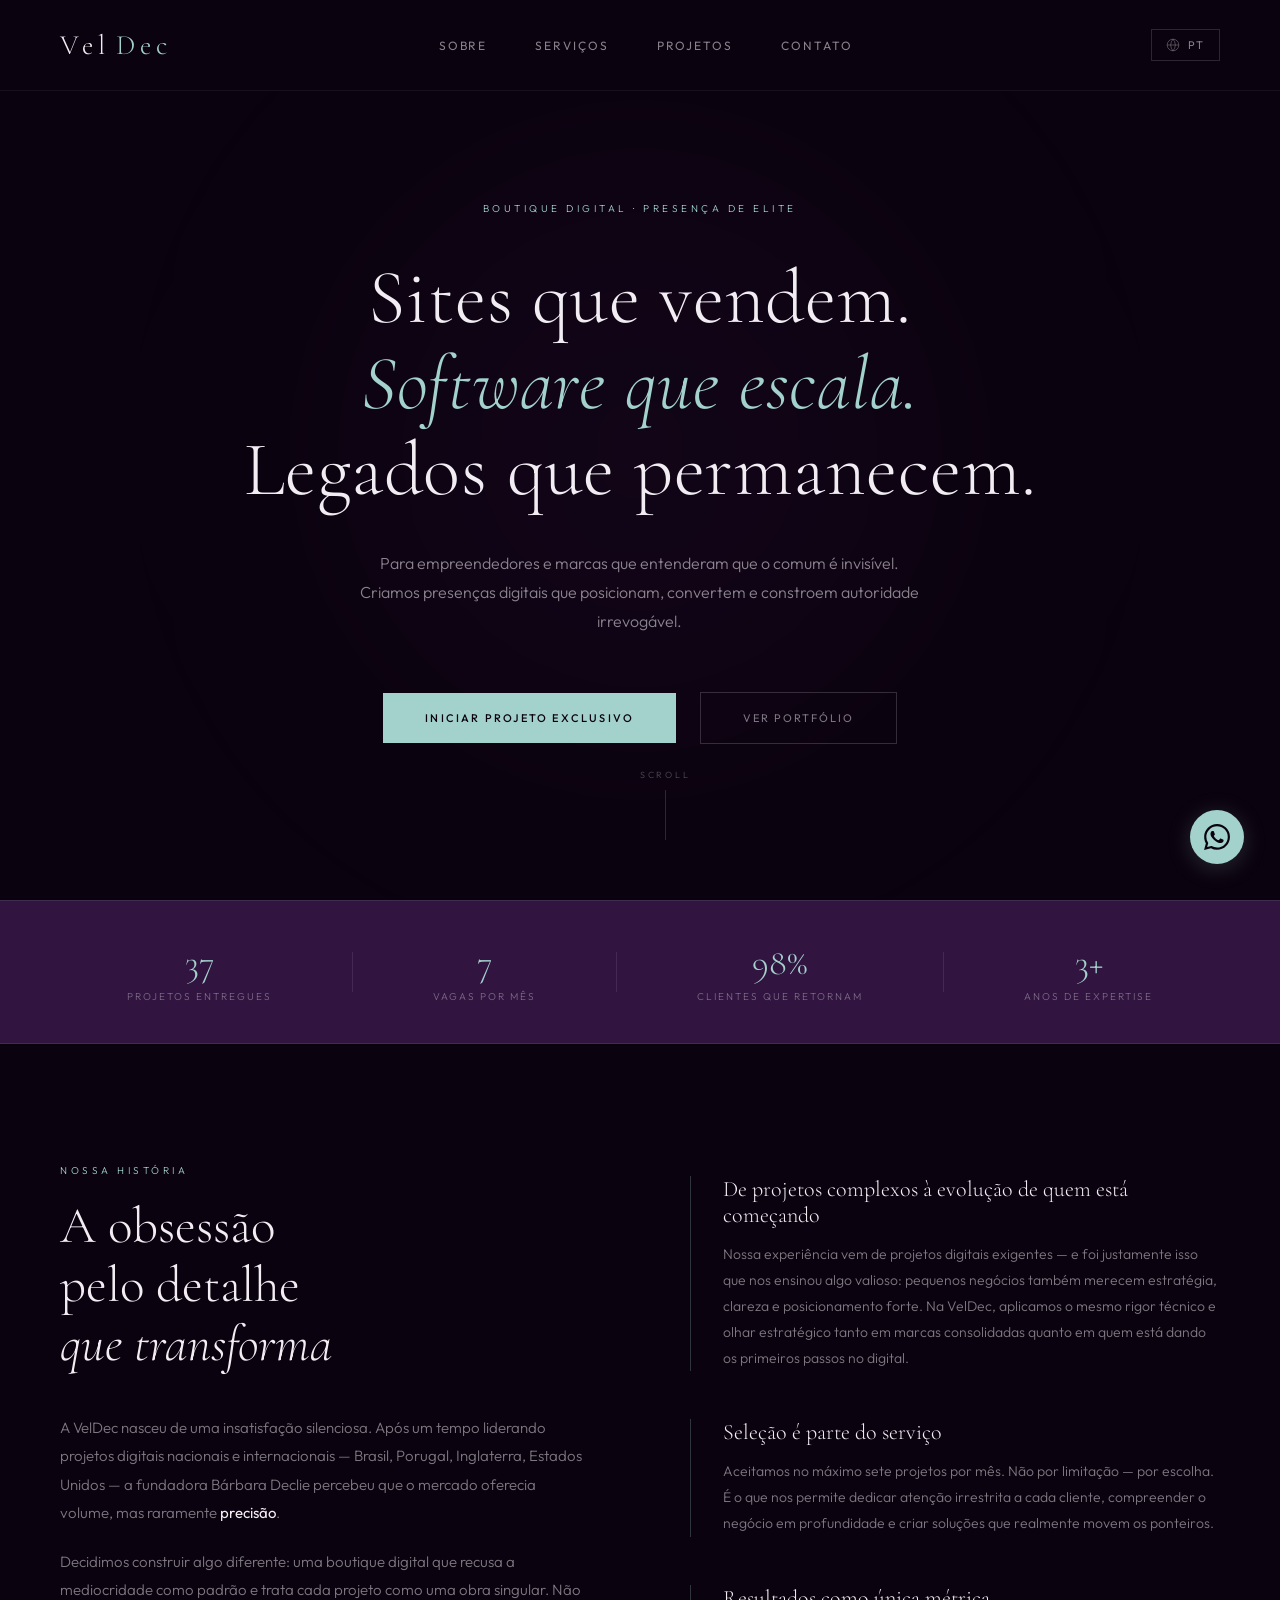
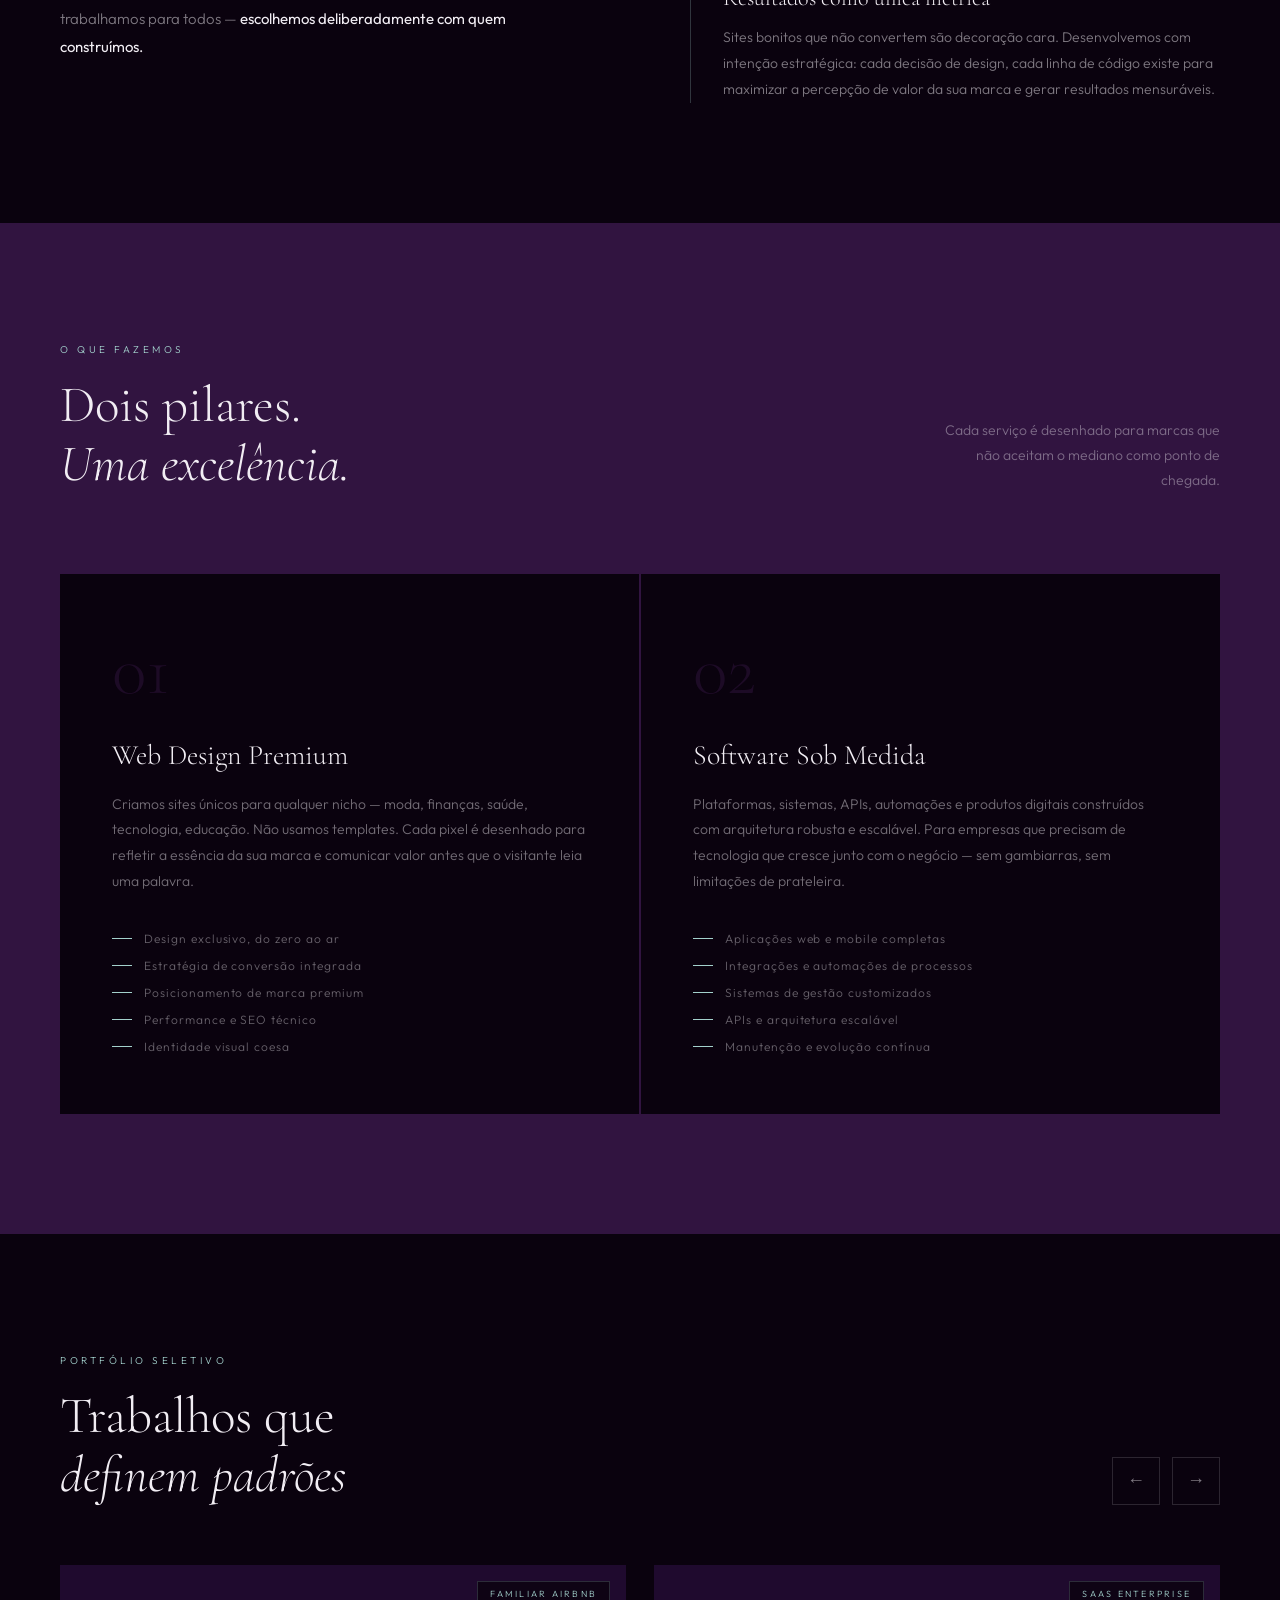
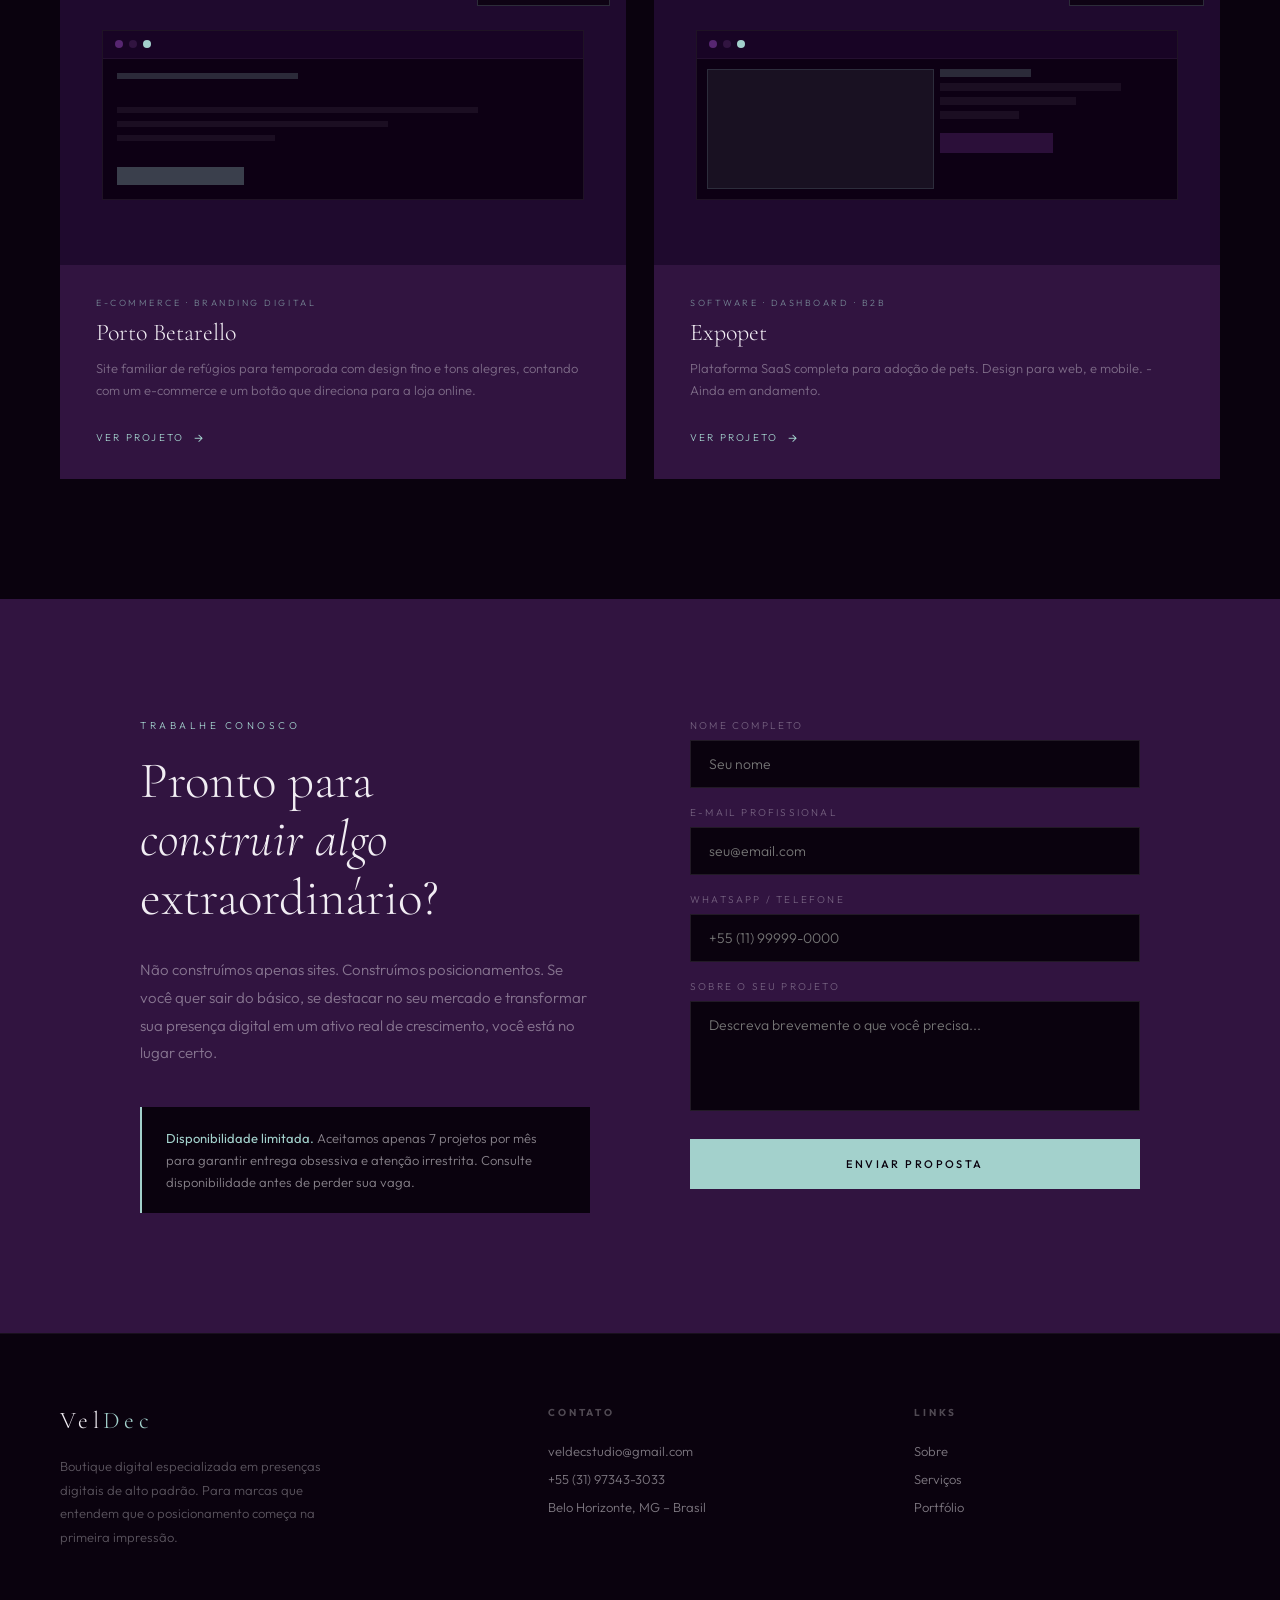
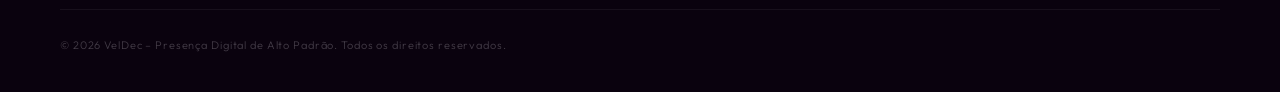
<file: veldec/index.html>
<!DOCTYPE html>
<html lang="pt-BR">
<head>
<meta charset="UTF-8">
<meta name="viewport" content="width=device-width, initial-scale=1.0">
<title>VelDec – Presença Digital de Alto Padrão</title>
<link rel="preconnect" href="https://fonts.googleapis.com">
<link rel="preconnect" href="https://fonts.gstatic.com" crossorigin>
<link href="https://fonts.googleapis.com/css2?family=Cormorant+Garamond:ital,wght@0,300;0,400;0,600;1,300;1,400&family=Outfit:wght@300;400;500;600&display=swap" rel="stylesheet">

<link rel="stylesheet" href="style.css">
<link rel="icon" type="image/png" href="Copy of VD - SquareCard (2).png">
</head>
<body>

<!-- HEADER -->
<header id="header">
  <a href="#" class="logo">Vel<span>Dec</span></a>

  <nav>
    <a href="#sobre" data-i18n="nav.about">Sobre</a>
    <a href="#servicos" data-i18n="nav.services">Serviços</a>
    <a href="#projetos" data-i18n="nav.projects">Projetos</a>
    <a href="#contato" data-i18n="nav.contact">Contato</a>
  </nav>

  <div style="display:flex;align-items:center;gap:16px;">
    <div class="lang-selector">
      <button class="lang-btn" id="langBtn" aria-label="Selecionar idioma">
        <svg width="14" height="14" viewBox="0 0 24 24" fill="none" stroke="currentColor" stroke-width="1.5"><circle cx="12" cy="12" r="10"/><path d="M2 12h20M12 2a15.3 15.3 0 0 1 4 10 15.3 15.3 0 0 1-4 10 15.3 15.3 0 0 1-4-10 15.3 15.3 0 0 1 4-10z"/></svg>
        <span id="langCurrent">PT</span>
      </button>
      <div class="lang-dropdown" id="langDropdown">
        <button onclick="setLang('PT','pt-BR')">Português</button>
        <button onclick="setLang('EN','en')">English</button>
        <button onclick="setLang('ES','es')">Español</button>
      </div>
    </div>

    <button class="hamburger" id="hamburger" aria-label="Menu">
      <span></span><span></span><span></span>
    </button>
  </div>
</header>

<!-- MOBILE NAV -->
<div class="mobile-nav" id="mobileNav">
  <button class="close-nav" id="closeNav">✕</button>
  <a href="#sobre" class="mobile-link" data-i18n="nav.about">Sobre</a>
  <a href="#servicos" class="mobile-link" data-i18n="nav.services">Serviços</a>
  <a href="#projetos" class="mobile-link" data-i18n="nav.projects">Projetos</a>
  <a href="#contato" class="mobile-link" data-i18n="nav.contact">Contato</a>
</div>

<!-- HERO -->
<section class="hero" id="hero">
  <div class="hero-bg-accent"></div>
  <div class="hero-content">
    <span class="hero-eyebrow" data-i18n="hero.eyebrow">Boutique Digital · Presença de Elite</span>
    <h1 data-i18n-html="hero.h1">Sites que vendem.<br><em>Software que escala.</em><br>Legados que permanecem.</h1>
    <p class="hero-sub" data-i18n="hero.sub">Para empreendedores e marcas que entenderam que o comum é invisível. Criamos presenças digitais que posicionam, convertem e constroem autoridade irrevogável.</p>
    <div class="hero-actions">
      <a href="#contato" class="btn-primary" data-i18n="hero.cta1">Iniciar Projeto Exclusivo</a>
      <a href="#projetos" class="btn-ghost" data-i18n="hero.cta2">Ver Portfólio</a>
    </div>
  </div>
  <div class="hero-line">
    <span data-i18n="hero.scroll">Scroll</span>
    <div class="scroll-line"></div>
  </div>
</section>

<!-- STATS -->
<div class="stats-bar reveal">
  <div class="stat-item">
    <span class="stat-number">37</span>
    <span class="stat-label" data-i18n="stats.projects">Projetos entregues</span>
  </div>
  <div class="stat-divider"></div>
  <div class="stat-item">
    <span class="stat-number">7</span>
    <span class="stat-label" data-i18n="stats.slots">Vagas por mês</span>
  </div>
  <div class="stat-divider"></div>
  <div class="stat-item">
    <span class="stat-number">98%</span>
    <span class="stat-label" data-i18n="stats.retention">Clientes que retornam</span>
  </div>
  <div class="stat-divider"></div>
  <div class="stat-item">
    <span class="stat-number">3+</span>
    <span class="stat-label" data-i18n="stats.years">Anos de expertise</span>
  </div>
</div>

<!-- SOBRE -->
<section class="about reveal" id="sobre">
  <div class="about-grid">
    <div class="about-left">
      <span class="section-tag" data-i18n="about.tag">Nossa história</span>
      <h2 class="section-title" data-i18n-html="about.title">A obsessão<br>pelo detalhe<br><em>que transforma</em></h2>
      <p data-i18n-html="about.p1">A VelDec nasceu de uma insatisfação silenciosa. Após um tempo liderando projetos digitais nacionais e internacionais — Brasil, Porugal, Inglaterra, Estados Unidos — a fundadora Bárbara Declie percebeu que o mercado oferecia volume, mas raramente <strong>precisão</strong>.</p>
      <p data-i18n-html="about.p2">Decidimos construir algo diferente: uma boutique digital que recusa a mediocridade como padrão e trata cada projeto como uma obra singular. Não trabalhamos para todos — <strong>escolhemos deliberadamente com quem construímos.</strong></p>
    </div>
    <div class="about-right">
      <div class="about-block reveal">
        <h3 data-i18n="about.block1.title">De projetos complexos à evolução de quem está começando</h3>
        <p data-i18n="about.block1.text">Nossa experiência vem de projetos digitais exigentes — e foi justamente isso que nos ensinou algo valioso: pequenos negócios também merecem estratégia, clareza e posicionamento forte. Na VelDec, aplicamos o mesmo rigor técnico e olhar estratégico tanto em marcas consolidadas quanto em quem está dando os primeiros passos no digital.</p>
      </div>
      <div class="about-block reveal">
        <h3 data-i18n="about.block2.title">Seleção é parte do serviço</h3>
        <p data-i18n="about.block2.text">Aceitamos no máximo sete projetos por mês. Não por limitação — por escolha. É o que nos permite dedicar atenção irrestrita a cada cliente, compreender o negócio em profundidade e criar soluções que realmente movem os ponteiros.</p>
      </div>
      <div class="about-block reveal">
        <h3 data-i18n="about.block3.title">Resultados como única métrica</h3>
        <p data-i18n="about.block3.text">Sites bonitos que não convertem são decoração cara. Desenvolvemos com intenção estratégica: cada decisão de design, cada linha de código existe para maximizar a percepção de valor da sua marca e gerar resultados mensuráveis.</p>
      </div>
    </div>
  </div>
</section>

<!-- SERVICES -->
<section class="services reveal" id="servicos">
  <div class="services-inner">
    <div class="services-header">
      <div>
        <span class="section-tag" data-i18n="services.tag">O que fazemos</span>
        <h2 class="section-title" data-i18n-html="services.title">Dois pilares.<br><em>Uma excelência.</em></h2>
      </div>
      <p data-i18n="services.subtitle">Cada serviço é desenhado para marcas que não aceitam o mediano como ponto de chegada.</p>
    </div>
    <div class="services-grid">
      <div class="service-card reveal">
        <span class="service-number">01</span>
        <h3 data-i18n="services.s1.title">Web Design Premium</h3>
        <p data-i18n="services.s1.text">Criamos sites únicos para qualquer nicho — moda, finanças, saúde, tecnologia, educação. Não usamos templates. Cada pixel é desenhado para refletir a essência da sua marca e comunicar valor antes que o visitante leia uma palavra.</p>
        <ul class="service-features">
          <li data-i18n="services.s1.f1">Design exclusivo, do zero ao ar</li>
          <li data-i18n="services.s1.f2">Estratégia de conversão integrada</li>
          <li data-i18n="services.s1.f3">Posicionamento de marca premium</li>
          <li data-i18n="services.s1.f4">Performance e SEO técnico</li>
          <li data-i18n="services.s1.f5">Identidade visual coesa</li>
        </ul>
      </div>
      <div class="service-card reveal">
        <span class="service-number">02</span>
        <h3 data-i18n="services.s2.title">Software Sob Medida</h3>
        <p data-i18n="services.s2.text">Plataformas, sistemas, APIs, automações e produtos digitais construídos com arquitetura robusta e escalável. Para empresas que precisam de tecnologia que cresce junto com o negócio — sem gambiarras, sem limitações de prateleira.</p>
        <ul class="service-features">
          <li data-i18n="services.s2.f1">Aplicações web e mobile completas</li>
          <li data-i18n="services.s2.f2">Integrações e automações de processos</li>
          <li data-i18n="services.s2.f3">Sistemas de gestão customizados</li>
          <li data-i18n="services.s2.f4">APIs e arquitetura escalável</li>
          <li data-i18n="services.s2.f5">Manutenção e evolução contínua</li>
        </ul>
      </div>
    </div>
  </div>
</section>

<!-- PORTFOLIO -->
<section class="portfolio" id="projetos">
  <div class="portfolio-inner">
    <div class="portfolio-header reveal">
      <div>
        <span class="section-tag" data-i18n="portfolio.tag">Portfólio seletivo</span>
        <h2 class="section-title" data-i18n-html="portfolio.title">Trabalhos que<br><em>definem padrões</em></h2>
      </div>
      <div class="carousel-nav">
        <button class="carousel-btn" id="prevBtn" aria-label="Anterior">&#8592;</button>
        <button class="carousel-btn" id="nextBtn" aria-label="Próximo">&#8594;</button>
      </div>
    </div>

    <div class="carousel-track-wrap">
      <div class="carousel-track" id="carouselTrack">

        <!-- Card 1 -->
        <div class="project-card">
          <div class="project-img">
            <div class="project-img-inner">
              <div class="browser-mock">
                <div class="browser-bar">
                  <div class="browser-dot" style="background:#572671;"></div>
                  <div class="browser-dot" style="background:#311440;"></div>
                  <div class="browser-dot" style="background:#A3D1CC;"></div>
                </div>
                <div class="browser-content">
                  <div class="bc-line teal"></div>
                  <div style="height:16px;"></div>
                  <div class="bc-line wide"></div>
                  <div class="bc-line mid"></div>
                  <div class="bc-line short"></div>
                  <div style="height:12px;"></div>
                  <div class="bc-line" style="width:28%;background:rgba(163,209,204,0.3);height:24px;"></div>
                </div>
              </div>
            </div>
            <span class="project-label" data-i18n="portfolio.p1.label">Familiar Airbnb</span>
          </div>
          <div class="project-info">
            <span class="project-tag" data-i18n="portfolio.p1.tag">E-commerce · Branding Digital</span>
            <h3>Porto Betarello</h3>
            <p data-i18n="portfolio.p1.text">Site familiar de refúgios para temporada com design fino e tons alegres, contando com um e-commerce e um botão que direciona para a loja online.</p>
            <a href="https://www.portobetarello.com/" class="project-link" target="_blank" data-i18n="portfolio.viewBtn">Ver Projeto</a>
          </div>
        </div>

        <!-- Card 2 -->
        <div class="project-card">
          <div class="project-img">
            <div class="project-img-inner">
              <div class="browser-mock">
                <div class="browser-bar">
                  <div class="browser-dot" style="background:#572671;"></div>
                  <div class="browser-dot" style="background:#311440;"></div>
                  <div class="browser-dot" style="background:#A3D1CC;"></div>
                </div>
                <div class="browser-content" style="display:grid;grid-template-columns:1fr 1fr;gap:6px;padding:10px;">
                  <div style="background:rgba(163,209,204,0.08);border:1px solid rgba(163,209,204,0.15);height:100%;"></div>
                  <div style="display:flex;flex-direction:column;gap:6px;">
                    <div class="bc-line teal"></div>
                    <div class="bc-line wide"></div>
                    <div class="bc-line mid"></div>
                    <div class="bc-line short"></div>
                    <div class="bc-line" style="width:50%;background:rgba(87,38,113,0.4);height:20px;margin-top:8px;"></div>
                  </div>
                </div>
              </div>
            </div>
            <span class="project-label" data-i18n="portfolio.p2.label">SaaS Enterprise</span>
          </div>
          <div class="project-info">
            <span class="project-tag" data-i18n="portfolio.p2.tag">Software · Dashboard · B2B</span>
            <h3>Expopet</h3>
            <p data-i18n="portfolio.p2.text">Plataforma SaaS completa para adoção de pets. Design para web, e mobile. - Ainda em andamento.</p>
            <a href="https://expopet-proj-uwlg.vercel.app/index.html" class="project-link" target="_blank" data-i18n="portfolio.viewBtn">Ver Projeto</a>
          </div>
        </div>

        <!-- Card 3 -->
        <div class="project-card">
          <div class="project-img">
            <div class="project-img-inner">
              <div class="browser-mock">
                <div class="browser-bar">
                  <div class="browser-dot" style="background:#572671;"></div>
                  <div class="browser-dot" style="background:#311440;"></div>
                  <div class="browser-dot" style="background:#A3D1CC;"></div>
                </div>
                <div class="browser-content">
                  <div style="height:32px;background:rgba(87,38,113,0.2);margin-bottom:12px;display:flex;align-items:center;padding:0 10px;">
                    <div style="width:60%;height:8px;background:rgba(241,237,243,0.1);"></div>
                  </div>
                  <div class="bc-line wide"></div>
                  <div class="bc-line mid"></div>
                  <div class="bc-line short"></div>
                  <div style="display:flex;gap:6px;margin-top:10px;">
                    <div style="flex:1;height:36px;background:rgba(163,209,204,0.15);"></div>
                    <div style="flex:1;height:36px;background:rgba(163,209,204,0.05);"></div>
                  </div>
                </div>
              </div>
            </div>
            <span class="project-label" data-i18n="portfolio.p3.label">SaaS Gateway</span>
          </div>
          <div class="project-info">
            <span class="project-tag" data-i18n="portfolio.p3.tag">Web Design · Software</span>
            <h3>CryptoGate</h3>
            <p data-i18n="portfolio.p3.text">Identidade digital, site e software para gateway de pagamentos e conversor de moedas para cripto. - Ainda em andamento.</p>
            <a href="https://global-coin-bridge.vercel.app/" class="project-link" target="_blank" data-i18n="portfolio.viewBtn">Ver Projeto</a>
          </div>
        </div>

        <!-- Card 4 -->
        <div class="project-card">
          <div class="project-img">
            <div class="project-img-inner">
              <div class="browser-mock">
                <div class="browser-bar">
                  <div class="browser-dot" style="background:#572671;"></div>
                  <div class="browser-dot" style="background:#311440;"></div>
                  <div class="browser-dot" style="background:#A3D1CC;"></div>
                </div>
                <div class="browser-content" style="display:flex;flex-direction:column;gap:6px;">
                  <div style="display:flex;gap:6px;">
                    <div style="width:30%;background:rgba(163,209,204,0.12);height:50px;"></div>
                    <div style="width:30%;background:rgba(163,209,204,0.07);height:50px;"></div>
                    <div style="width:30%;background:rgba(163,209,204,0.12);height:50px;"></div>
                  </div>
                  <div class="bc-line wide" style="margin-top:8px;"></div>
                  <div class="bc-line mid"></div>
                  <div class="bc-line" style="width:28%;background:rgba(163,209,204,0.3);height:22px;margin-top:4px;"></div>
                </div>
              </div>
            </div>
            <span class="project-label" data-i18n="portfolio.p4.label">Advocacia</span>
          </div>
          <div class="project-info">
            <span class="project-tag" data-i18n="portfolio.p4.tag">Web design · Branding Digital</span>
            <h3>Acessoria Pulicarpo</h3>
            <p data-i18n="portfolio.p4.text">Identidade visual, web design e site de apresentação de trabalho com banco de dados de clientes.</p>
            <a href="https://assessoriapulicarpo.com/" class="project-link" target="_blank" data-i18n="portfolio.viewBtn">Ver Projeto</a>
          </div>
        </div>

      </div>
    </div>
  </div>
</section>

<!-- CONTACT -->
<section class="contact reveal" id="contato">
  <div class="contact-inner">
    <div class="contact-left">
      <span class="section-tag" data-i18n="contact.tag">Trabalhe conosco</span>
      <h2 class="section-title" data-i18n-html="contact.title">Pronto para<br><em>construir algo</em><br>extraordinário?</h2>
      <p class="lead" data-i18n="contact.lead">Não construímos apenas sites. Construímos posicionamentos. Se você quer sair do básico, se destacar no seu mercado e transformar sua presença digital em um ativo real de crescimento, você está no lugar certo.</p>
      <div class="urgency-note">
        <strong data-i18n="contact.urgency.strong">Disponibilidade limitada.</strong> <span data-i18n="contact.urgency.text">Aceitamos apenas 7 projetos por mês para garantir entrega obsessiva e atenção irrestrita. Consulte disponibilidade antes de perder sua vaga.</span>
      </div>
    </div>
    <div class="contact-right">
      <form class="contact-form" action="https://formspree.io/f/maqddkjo" method="POST">
        <input type="hidden" name="_next" value="https://veldec.site/thanks.html">
        <div class="form-group">
          <label for="name" data-i18n="contact.form.name">Nome completo</label>
          <input type="text" id="name" name="name" data-i18n-placeholder="contact.form.namePh" placeholder="Seu nome" required>
        </div>
        <div class="form-group">
          <label for="email" data-i18n="contact.form.email">E-mail profissional</label>
          <input type="email" id="email" name="email" data-i18n-placeholder="contact.form.emailPh" placeholder="seu@email.com" required>
        </div>
        <div class="form-group">
          <label for="phone" data-i18n="contact.form.phone">WhatsApp / Telefone</label>
          <input type="tel" id="phone" name="phone" placeholder="+55 (11) 99999-0000">
        </div>
        <div class="form-group">
          <label for="message" data-i18n="contact.form.message">Sobre o seu projeto</label>
          <textarea id="message" name="message" data-i18n-placeholder="contact.form.messagePh" placeholder="Descreva brevemente o que você precisa..." required></textarea>
        </div>
        <button type="submit" class="form-submit" data-i18n="contact.form.submit">Enviar Proposta</button>
      </form>
    </div>
  </div>
</section>

<!-- FOOTER -->
<footer>
  <div class="footer-grid">
    <div class="footer-brand">
      <a href="#" class="logo">Vel<span>Dec</span></a>
      <p data-i18n="footer.brand">Boutique digital especializada em presenças digitais de alto padrão. Para marcas que entendem que o posicionamento começa na primeira impressão.</p>
    </div>
    <div class="footer-col">
      <h4 data-i18n="footer.contactTitle">Contato</h4>
      <ul>
        <li>veldecstudio@gmail.com</li>
        <li>+55 (31) 97343-3033</li>
        <li data-i18n="footer.location">Belo Horizonte, MG – Brasil</li>
      </ul>
    </div>
    <div class="footer-col">
      <h4 data-i18n="footer.linksTitle">Links</h4>
      <ul>
        <li><a href="#sobre" data-i18n="nav.about">Sobre</a></li>
        <li><a href="#servicos" data-i18n="nav.services">Serviços</a></li>
        <li><a href="#projetos" data-i18n="nav.projects">Portfólio</a></li>
      </ul>
    </div>
  </div>
  <div class="footer-bottom">
    <p data-i18n="footer.copy">© 2026 VelDec – Presença Digital de Alto Padrão. Todos os direitos reservados.</p>
  </div>
</footer>

<!-- WHATSAPP FLOAT -->
<a href="https://wa.me/+5531973433033?text=Ol%C3%A1%2C%20VelDec!" target="_blank" class="whatsapp-float" aria-label="WhatsApp">
  <svg width="26" height="26" viewBox="0 0 24 24" fill="#0A020E">
    <path d="M17.472 14.382c-.297-.149-1.758-.867-2.03-.967-.273-.099-.471-.148-.67.15-.197.297-.767.966-.94 1.164-.173.199-.347.223-.644.075-.297-.15-1.255-.463-2.39-1.475-.883-.788-1.48-1.761-1.653-2.059-.173-.297-.018-.458.13-.606.134-.133.298-.347.446-.52.149-.174.198-.298.298-.497.099-.198.05-.371-.025-.52-.075-.149-.669-1.612-.916-2.207-.242-.579-.487-.5-.669-.51-.173-.008-.371-.01-.57-.01-.198 0-.52.074-.792.372-.272.297-1.04 1.016-1.04 2.479 0 1.462 1.065 2.875 1.213 3.074.149.198 2.096 3.2 5.077 4.487.709.306 1.262.489 1.694.625.712.227 1.36.195 1.871.118.571-.085 1.758-.719 2.006-1.413.248-.694.248-1.289.173-1.413-.074-.124-.272-.198-.57-.347m-5.421 7.403h-.004a9.87 9.87 0 01-5.031-1.378l-.361-.214-3.741.982.998-3.648-.235-.374a9.86 9.86 0 01-1.51-5.26c.001-5.45 4.436-9.884 9.888-9.884 2.64 0 5.122 1.03 6.988 2.898a9.825 9.825 0 012.893 6.994c-.003 5.45-4.437 9.884-9.885 9.884m8.413-18.297A11.815 11.815 0 0012.05 0C5.495 0 .16 5.335.157 11.892c0 2.096.547 4.142 1.588 5.945L.057 24l6.305-1.654a11.882 11.882 0 005.683 1.448h.005c6.554 0 11.89-5.335 11.893-11.893a11.821 11.821 0 00-3.48-8.413z"/>
  </svg>
</a>

<script src="script.js"></script>
</body>
</html>
</file>
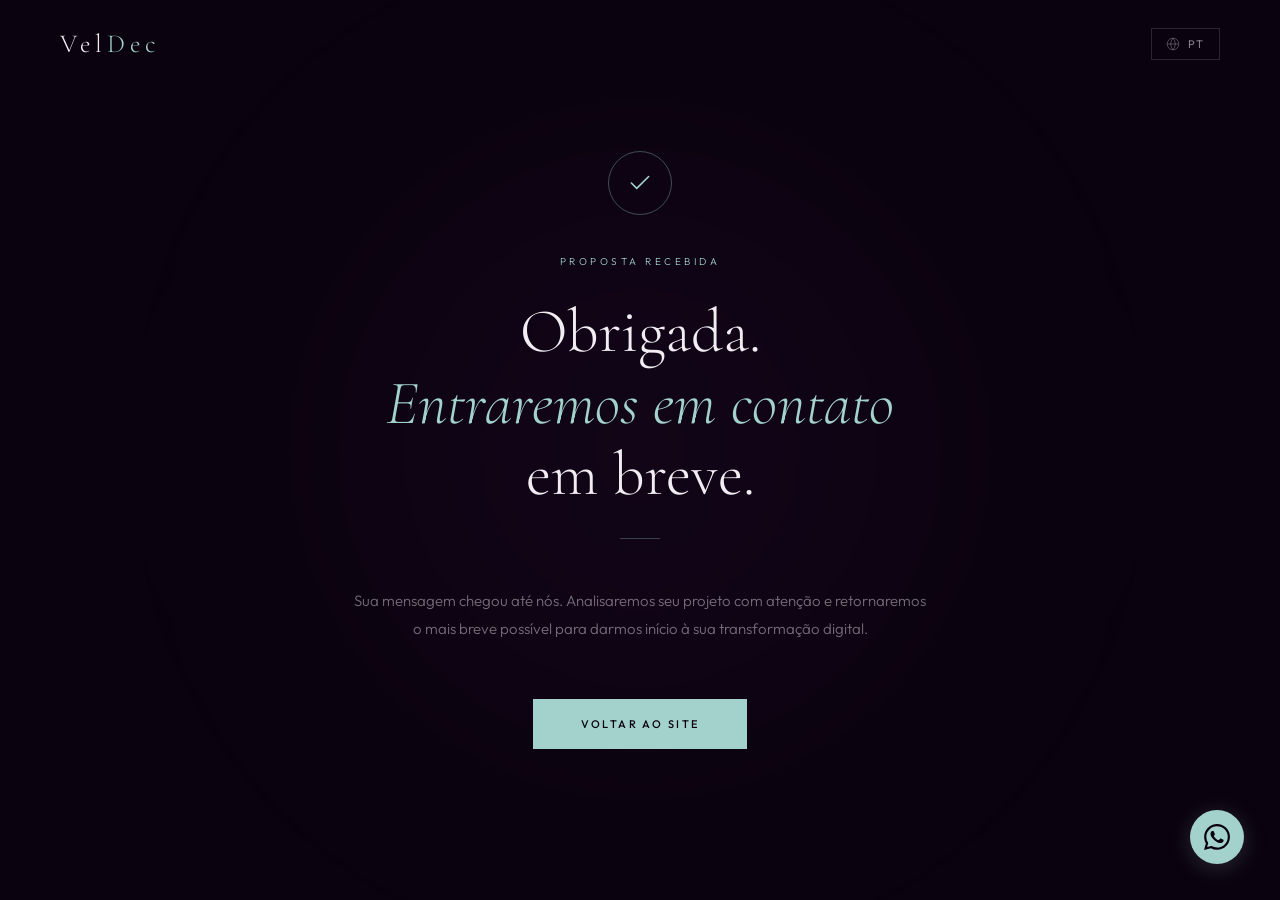
<file: veldec/thanks.html>
<!DOCTYPE html>
<html lang="pt-BR">
<head>
<meta charset="UTF-8">
<meta name="viewport" content="width=device-width, initial-scale=1.0">
<title>VelDec – Mensagem Enviada</title>
<link rel="preconnect" href="https://fonts.googleapis.com">
<link rel="preconnect" href="https://fonts.gstatic.com" crossorigin>
<link href="https://fonts.googleapis.com/css2?family=Cormorant+Garamond:ital,wght@0,300;0,400;0,600;1,300;1,400&family=Outfit:wght@300;400;500;600&display=swap" rel="stylesheet">
<link rel="stylesheet" href="style.css">

<style>
  .thankyou-page {
    min-height: 100vh;
    display: flex;
    flex-direction: column;
    align-items: center;
    justify-content: center;
    padding: 60px 30px;
    position: relative;
    overflow: hidden;
    background: var(--bg-primary);
  }

  .thankyou-bg {
    position: absolute;
    top: 50%;
    left: 50%;
    transform: translate(-50%, -50%);
    width: 600px;
    height: 600px;
    background: var(--bg-secondary);
    border-radius: 50%;
    opacity: 0.18;
    filter: blur(120px);
    pointer-events: none;
  }

  .thankyou-content {
    position: relative;
    z-index: 1;
    text-align: center;
    max-width: 580px;
  }

  .thankyou-icon {
    width: 64px;
    height: 64px;
    border: 1px solid rgba(163,209,204,0.35);
    border-radius: 50%;
    display: flex;
    align-items: center;
    justify-content: center;
    margin: 0 auto 40px;
    animation: fadeUp 0.8s 0.1s both;
  }

  .thankyou-icon svg {
    width: 26px;
    height: 26px;
    stroke: var(--accent-teal);
  }

  .thankyou-eyebrow {
    font-size: 10px;
    letter-spacing: 0.35em;
    text-transform: uppercase;
    color: var(--accent-teal);
    display: block;
    margin-bottom: 28px;
    animation: fadeUp 0.8s 0.2s both;
  }

  .thankyou-title {
    font-family: var(--font-serif);
    font-size: clamp(36px, 5vw, 62px);
    font-weight: 300;
    line-height: 1.15;
    color: var(--text-light);
    margin-bottom: 28px;
    animation: fadeUp 0.8s 0.35s both;
  }

  .thankyou-title em {
    font-style: italic;
    color: var(--accent-teal);
  }

  .thankyou-sub {
    font-size: 15px;
    font-weight: 300;
    line-height: 1.85;
    color: rgba(241,237,243,0.45);
    margin-bottom: 56px;
    animation: fadeUp 0.8s 0.5s both;
  }

  .thankyou-divider {
    width: 40px;
    height: 1px;
    background: rgba(163,209,204,0.3);
    margin: 0 auto 48px;
    animation: fadeUp 0.8s 0.55s both;
  }

  .btn-back {
    background: var(--accent-teal);
    color: var(--bg-primary);
    border: none;
    font-family: var(--font-sans);
    font-size: 11px;
    font-weight: 500;
    letter-spacing: 0.22em;
    text-transform: uppercase;
    padding: 18px 48px;
    cursor: pointer;
    text-decoration: none;
    display: inline-block;
    transition: opacity 0.3s;
    animation: fadeUp 0.8s 0.65s both;
  }

  .btn-back:hover { opacity: 0.82; }

  /* LANG SELECTOR (standalone, top right) */
  .page-lang {
    position: fixed;
    top: 28px;
    right: 60px;
    z-index: 100;
  }

  /* LOGO top left */
  .page-logo {
    position: fixed;
    top: 28px;
    left: 60px;
    z-index: 100;
    font-family: var(--font-serif);
    font-size: 26px;
    font-weight: 300;
    letter-spacing: 0.18em;
    color: var(--text-light);
    text-decoration: none;
  }

  .page-logo span { color: var(--accent-teal); }

  @media (max-width: 600px) {
    .page-logo { left: 30px; top: 22px; }
    .page-lang { right: 30px; top: 22px; }
  }
</style>
</head>
<body>

<!-- LOGO -->
<a href="index.html" class="page-logo">Vel<span>Dec</span></a>

<!-- LANG -->
<div class="page-lang">
  <div class="lang-selector">
    <button class="lang-btn" id="langBtn" aria-label="Selecionar idioma">
      <svg width="14" height="14" viewBox="0 0 24 24" fill="none" stroke="currentColor" stroke-width="1.5"><circle cx="12" cy="12" r="10"/><path d="M2 12h20M12 2a15.3 15.3 0 0 1 4 10 15.3 15.3 0 0 1-4 10 15.3 15.3 0 0 1-4-10 15.3 15.3 0 0 1 4-10z"/></svg>
      <span id="langCurrent">PT</span>
    </button>
    <div class="lang-dropdown" id="langDropdown">
      <button onclick="setLang('PT','pt-BR')">Português</button>
      <button onclick="setLang('EN','en')">English</button>
      <button onclick="setLang('ES','es')">Español</button>
    </div>
  </div>
</div>

<!-- THANK YOU PAGE -->
<div class="thankyou-page">
  <div class="thankyou-bg"></div>

  <div class="thankyou-content">

    <div class="thankyou-icon">
      <svg viewBox="0 0 24 24" fill="none" stroke-width="1.5" stroke-linecap="round" stroke-linejoin="round">
        <polyline points="20 6 9 17 4 12"/>
      </svg>
    </div>

    <span class="thankyou-eyebrow" data-i18n="ty.eyebrow">Proposta recebida</span>

    <h1 class="thankyou-title" data-i18n-html="ty.title">Obrigada.<br><em>Entraremos em contato</em><br>em breve.</h1>

    <div class="thankyou-divider"></div>

    <p class="thankyou-sub" data-i18n="ty.sub">Sua mensagem chegou até nós. Analisaremos seu projeto com atenção e retornaremos o mais breve possível para darmos início à sua transformação digital.</p>

    <a href="index.html" class="btn-back" data-i18n="ty.btn">Voltar ao site</a>

  </div>
</div>

<!-- WHATSAPP FLOAT -->
<a href="https://wa.me/+5531973433033?text=Ol%C3%A1%2C%20VelDec!" target="_blank" class="whatsapp-float" aria-label="WhatsApp">
  <svg width="26" height="26" viewBox="0 0 24 24" fill="#0A020E">
    <path d="M17.472 14.382c-.297-.149-1.758-.867-2.03-.967-.273-.099-.471-.148-.67.15-.197.297-.767.966-.94 1.164-.173.199-.347.223-.644.075-.297-.15-1.255-.463-2.39-1.475-.883-.788-1.48-1.761-1.653-2.059-.173-.297-.018-.458.13-.606.134-.133.298-.347.446-.52.149-.174.198-.298.298-.497.099-.198.05-.371-.025-.52-.075-.149-.669-1.612-.916-2.207-.242-.579-.487-.5-.669-.51-.173-.008-.371-.01-.57-.01-.198 0-.52.074-.792.372-.272.297-1.04 1.016-1.04 2.479 0 1.462 1.065 2.875 1.213 3.074.149.198 2.096 3.2 5.077 4.487.709.306 1.262.489 1.694.625.712.227 1.36.195 1.871.118.571-.085 1.758-.719 2.006-1.413.248-.694.248-1.289.173-1.413-.074-.124-.272-.198-.57-.347m-5.421 7.403h-.004a9.87 9.87 0 01-5.031-1.378l-.361-.214-3.741.982.998-3.648-.235-.374a9.86 9.86 0 01-1.51-5.26c.001-5.45 4.436-9.884 9.888-9.884 2.64 0 5.122 1.03 6.988 2.898a9.825 9.825 0 012.893 6.994c-.003 5.45-4.437 9.884-9.885 9.884m8.413-18.297A11.815 11.815 0 0012.05 0C5.495 0 .16 5.335.157 11.892c0 2.096.547 4.142 1.588 5.945L.057 24l6.305-1.654a11.882 11.882 0 005.683 1.448h.005c6.554 0 11.89-5.335 11.893-11.893a11.821 11.821 0 00-3.48-8.413z"/>
  </svg>
</a>

<script>
const translations = {
  'pt-BR': {
    'ty.eyebrow': 'Proposta recebida',
    'ty.title': 'Obrigada.<br><em>Entraremos em contato</em><br>em breve.',
    'ty.sub': 'Sua mensagem chegou até nós. Analisaremos seu projeto com atenção e retornaremos o mais breve possível para darmos início à sua transformação digital.',
    'ty.btn': 'Voltar ao site',
  },
  'en': {
    'ty.eyebrow': 'Proposal received',
    'ty.title': 'Thank you.<br><em>We\'ll be in touch</em><br>shortly.',
    'ty.sub': 'Your message has reached us. We\'ll carefully review your project and get back to you as soon as possible to begin your digital transformation.',
    'ty.btn': 'Back to website',
  },
  'es': {
    'ty.eyebrow': 'Propuesta recibida',
    'ty.title': 'Gracias.<br><em>Nos pondremos en contacto</em><br>pronto.',
    'ty.sub': 'Tu mensaje llegó a nosotros. Analizaremos tu proyecto con atención y te responderemos a la brevedad posible para comenzar tu transformación digital.',
    'ty.btn': 'Volver al sitio',
  }
};

function applyTranslations(locale) {
  const t = translations[locale] || translations['pt-BR'];
  document.querySelectorAll('[data-i18n]').forEach(el => {
    const key = el.getAttribute('data-i18n');
    if (t[key] !== undefined) el.textContent = t[key];
  });
  document.querySelectorAll('[data-i18n-html]').forEach(el => {
    const key = el.getAttribute('data-i18n-html');
    if (t[key] !== undefined) el.innerHTML = t[key];
  });
}

const langBtn = document.getElementById('langBtn');
const langDropdown = document.getElementById('langDropdown');
const langCurrent = document.getElementById('langCurrent');

langBtn.addEventListener('click', (e) => {
  e.stopPropagation();
  langDropdown.classList.toggle('open');
});

document.addEventListener('click', () => langDropdown.classList.remove('open'));

window.setLang = function(code, locale) {
  langCurrent.textContent = code;
  document.documentElement.lang = locale;
  langDropdown.classList.remove('open');
  applyTranslations(locale);
};

// AUT

const saved = JSON.parse(localStorage.getItem('veldec-lang') || 'null');
if (saved) {
  document.getElementById('langCurrent').textContent = saved.code;
  document.documentElement.lang = saved.locale;
  applyTranslations(saved.locale);
}
</script>
</body>
</html>
</file>
<file: veldec/style.css>
:root {
    --bg-primary: #0A020E;
    --bg-secondary: #311440;
    --accent-purple: #572671;
    --text-light: #F1EDF3;
    --accent-teal: #A3D1CC;
    --font-serif: 'Cormorant Garamond', Georgia, serif;
    --font-sans: 'Outfit', sans-serif;
  }

  *, *::before, *::after { margin: 0; padding: 0; box-sizing: border-box; }

  html { scroll-behavior: smooth; }

  body {
    background: var(--bg-primary);
    color: var(--text-light);
    font-family: var(--font-sans);
    font-weight: 300;
    overflow-x: hidden;
    cursor: default;
  }

  /* SCROLLBAR */
  ::-webkit-scrollbar { width: 4px; }
  ::-webkit-scrollbar-track { background: var(--bg-primary); }
  ::-webkit-scrollbar-thumb { background: var(--accent-purple); }

  /* ── HEADER ── */
  header {
    position: fixed;
    top: 0; left: 0; right: 0;
    z-index: 100;
    display: flex;
    align-items: center;
    justify-content: space-between;
    padding: 28px 60px;
    background: var(--bg-primary);
    border-bottom: 1px solid rgba(241,237,243,0.06);
    transition: padding 0.4s ease;
  }

  header.scrolled { padding: 18px 60px; }

  .logo {
    font-family: var(--font-serif);
    font-size: 28px;
    font-weight: 300;
    letter-spacing: 0.18em;
    color: var(--text-light);
    text-decoration: none;
    display: flex;
    align-items: center;
    gap: 6px;
  }

  .logo span { color: var(--accent-teal); }

  /* NAV */
  nav {
    display: flex;
    align-items: center;
    gap: 48px;
  }

  nav a {
    font-family: var(--font-sans);
    font-size: 12px;
    font-weight: 400;
    letter-spacing: 0.16em;
    text-transform: uppercase;
    color: rgba(241,237,243,0.55);
    text-decoration: none;
    transition: color 0.3s;
  }

  nav a:hover { color: var(--text-light); }

  /* LANG SELECTOR */
  .lang-selector {
    position: relative;
    margin-left: 32px;
  }

  .lang-btn {
    display: flex;
    align-items: center;
    gap: 8px;
    background: none;
    border: 1px solid rgba(241,237,243,0.15);
    color: rgba(241,237,243,0.55);
    font-family: var(--font-sans);
    font-size: 11px;
    font-weight: 400;
    letter-spacing: 0.14em;
    text-transform: uppercase;
    padding: 8px 14px;
    cursor: pointer;
    transition: border-color 0.3s, color 0.3s;
  }

  .lang-btn:hover { border-color: rgba(241,237,243,0.35); color: var(--text-light); }

  .lang-btn svg { opacity: 0.6; }

  .lang-dropdown {
    position: absolute;
    top: calc(100% + 8px);
    right: 0;
    background: #1a0a22;
    border: 1px solid rgba(241,237,243,0.1);
    min-width: 130px;
    display: none;
    flex-direction: column;
  }

  .lang-dropdown.open { display: flex; }

  .lang-dropdown button {
    background: none;
    border: none;
    color: rgba(241,237,243,0.6);
    font-family: var(--font-sans);
    font-size: 11px;
    letter-spacing: 0.12em;
    text-transform: uppercase;
    padding: 12px 18px;
    text-align: left;
    cursor: pointer;
    transition: background 0.2s, color 0.2s;
  }

  .lang-dropdown button:hover { background: rgba(87,38,113,0.3); color: var(--text-light); }

  /* HAMBURGER */
  .hamburger {
    display: none;
    flex-direction: column;
    gap: 5px;
    background: none;
    border: none;
    cursor: pointer;
    padding: 4px;
  }
  .hamburger span {
    display: block;
    width: 24px;
    height: 1px;
    background: var(--text-light);
    transition: 0.3s;
  }

  /* ── HERO ── */
  .hero {
    min-height: 100vh;
    display: flex;
    align-items: center;
    justify-content: center;
    padding: 140px 60px 100px;
    position: relative;
    background: var(--bg-primary);
    overflow: hidden;
  }

  .hero-bg-accent {
    position: absolute;
    top: 50%;
    left: 50%;
    transform: translate(-50%, -50%);
    width: 600px;
    height: 600px;
    background: var(--bg-secondary);
    border-radius: 50%;
    opacity: 0.18;
    filter: blur(120px);
    pointer-events: none;
  }

  .hero-content {
    max-width: 900px;
    text-align: center;
    position: relative;
    z-index: 1;
  }

  .hero-eyebrow {
    display: inline-block;
    font-size: 10px;
    letter-spacing: 0.35em;
    text-transform: uppercase;
    color: var(--accent-teal);
    margin-bottom: 40px;
    opacity: 0;
    animation: fadeUp 0.9s 0.2s forwards;
  }

  .hero h1 {
    font-family: var(--font-serif);
    font-size: clamp(42px, 6vw, 78px);
    font-weight: 300;
    line-height: 1.12;
    letter-spacing: 0.01em;
    color: var(--text-light);
    margin-bottom: 36px;
    opacity: 0;
    animation: fadeUp 0.9s 0.4s forwards;
  }

  .hero h1 em {
    font-style: italic;
    color: var(--accent-teal);
  }

  .hero-sub {
    font-size: 16px;
    font-weight: 300;
    line-height: 1.8;
    color: rgba(241,237,243,0.55);
    max-width: 580px;
    margin: 0 auto 56px;
    opacity: 0;
    animation: fadeUp 0.9s 0.6s forwards;
  }

  .hero-actions {
    display: flex;
    align-items: center;
    justify-content: center;
    gap: 24px;
    opacity: 0;
    animation: fadeUp 0.9s 0.8s forwards;
  }

  .btn-primary {
    background: var(--accent-teal);
    color: var(--bg-primary);
    border: none;
    font-family: var(--font-sans);
    font-size: 11px;
    font-weight: 500;
    letter-spacing: 0.2em;
    text-transform: uppercase;
    padding: 18px 42px;
    cursor: pointer;
    text-decoration: none;
    display: inline-block;
    transition: opacity 0.3s;
  }

  .btn-primary:hover { opacity: 0.82; }

  .btn-ghost {
    background: none;
    color: rgba(241,237,243,0.5);
    border: 1px solid rgba(241,237,243,0.18);
    font-family: var(--font-sans);
    font-size: 11px;
    font-weight: 400;
    letter-spacing: 0.18em;
    text-transform: uppercase;
    padding: 18px 42px;
    cursor: pointer;
    text-decoration: none;
    display: inline-block;
    transition: border-color 0.3s, color 0.3s;
  }

  .btn-ghost:hover { border-color: rgba(241,237,243,0.45); color: var(--text-light); }

  .hero-line {
    position: absolute;
    bottom: 60px;
    left: 50%;
    transform: translateX(-50%);
    display: flex;
    flex-direction: column;
    align-items: center;
    gap: 10px;
    opacity: 0;
    animation: fadeUp 0.9s 1.2s forwards;
  }

  .hero-line span {
    font-size: 9px;
    letter-spacing: 0.3em;
    text-transform: uppercase;
    color: rgba(241,237,243,0.3);
  }

  .scroll-line {
    width: 1px;
    height: 50px;
    background: rgba(241,237,243,0.15);
    position: relative;
    overflow: hidden;
  }

  .scroll-line::after {
    content: '';
    position: absolute;
    top: -100%;
    left: 0;
    width: 100%;
    height: 100%;
    background: var(--accent-teal);
    animation: scrollDown 1.8s 1.5s infinite;
  }

  /* ── STATS BAR ── */
  .stats-bar {
    background: var(--bg-secondary);
    border-top: 1px solid rgba(163,209,204,0.12);
    border-bottom: 1px solid rgba(163,209,204,0.12);
    padding: 40px 60px;
    display: flex;
    align-items: center;
    justify-content: center;
    gap: 80px;
  }

  .stat-item { text-align: center; }

  .stat-number {
    font-family: var(--font-serif);
    font-size: 36px;
    font-weight: 300;
    color: var(--accent-teal);
    display: block;
  }

  .stat-label {
    font-size: 10px;
    letter-spacing: 0.2em;
    text-transform: uppercase;
    color: rgba(241,237,243,0.4);
    margin-top: 6px;
    display: block;
  }

  .stat-divider {
    width: 1px;
    height: 40px;
    background: rgba(241,237,243,0.1);
  }

  /* ── SECTIONS COMMON ── */
  section { padding: 120px 60px; }

  .section-tag {
    font-size: 10px;
    letter-spacing: 0.35em;
    text-transform: uppercase;
    color: var(--accent-teal);
    margin-bottom: 20px;
    display: block;
  }

  .section-title {
    font-family: var(--font-serif);
    font-size: clamp(34px, 4vw, 56px);
    font-weight: 300;
    line-height: 1.15;
    color: var(--text-light);
  }

  .section-title em { font-style: italic; }

  /* ── SOBRE ── */
  .about { background: var(--bg-primary); }

  .about-grid {
    display: grid;
    grid-template-columns: 1fr 1fr;
    gap: 100px;
    align-items: start;
    max-width: 1200px;
    margin: 0 auto;
  }

  .about-left { position: sticky; top: 120px; }

  .about-left .section-title { margin-bottom: 40px; }

  .about-left p {
    font-size: 15px;
    line-height: 1.9;
    color: rgba(241,237,243,0.5);
    margin-bottom: 20px;
  }

  .about-left p strong { color: var(--text-light); font-weight: 400; }

  .about-right { display: flex; flex-direction: column; gap: 48px; padding-top: 12px; }

  .about-block {
    border-left: 1px solid rgba(163,209,204,0.25);
    padding-left: 32px;
  }

  .about-block h3 {
    font-family: var(--font-serif);
    font-size: 22px;
    font-weight: 300;
    color: var(--text-light);
    margin-bottom: 14px;
  }

  .about-block p {
    font-size: 14px;
    line-height: 1.85;
    color: rgba(241,237,243,0.5);
  }

  /* ── SERVICES ── */
  .services { background: var(--bg-secondary); }

  .services-inner { max-width: 1200px; margin: 0 auto; }

  .services-header {
    display: flex;
    justify-content: space-between;
    align-items: flex-end;
    margin-bottom: 80px;
  }

  .services-header p {
    font-size: 14px;
    color: rgba(241,237,243,0.4);
    max-width: 300px;
    line-height: 1.8;
    text-align: right;
  }

  .services-grid {
    display: grid;
    grid-template-columns: 1fr 1fr;
    gap: 2px;
  }

  .service-card {
    background: var(--bg-primary);
    padding: 60px 52px;
    position: relative;
    overflow: hidden;
    transition: background 0.4s;
  }

  .service-card:hover { background: #120320; }

  .service-number {
    font-family: var(--font-serif);
    font-size: 72px;
    font-weight: 300;
    color: rgba(87,38,113,0.25);
    line-height: 1;
    margin-bottom: 32px;
    display: block;
  }

  .service-card h3 {
    font-family: var(--font-serif);
    font-size: 28px;
    font-weight: 300;
    color: var(--text-light);
    margin-bottom: 20px;
  }

  .service-card p {
    font-size: 14px;
    line-height: 1.85;
    color: rgba(241,237,243,0.45);
    margin-bottom: 36px;
  }

  .service-features {
    list-style: none;
    display: flex;
    flex-direction: column;
    gap: 12px;
  }

  .service-features li {
    font-size: 12px;
    letter-spacing: 0.08em;
    color: rgba(241,237,243,0.4);
    display: flex;
    align-items: center;
    gap: 12px;
  }

  .service-features li::before {
    content: '';
    width: 20px;
    height: 1px;
    background: var(--accent-teal);
    flex-shrink: 0;
  }

  /* ── PORTFOLIO ── */
  .portfolio { background: var(--bg-primary); overflow: hidden; }

  .portfolio-inner { max-width: 1200px; margin: 0 auto; }

  .portfolio-header {
    display: flex;
    justify-content: space-between;
    align-items: flex-end;
    margin-bottom: 60px;
  }

  .carousel-nav {
    display: flex;
    gap: 12px;
  }

  .carousel-btn {
    width: 48px;
    height: 48px;
    background: none;
    border: 1px solid rgba(241,237,243,0.15);
    color: rgba(241,237,243,0.5);
    font-size: 18px;
    cursor: pointer;
    display: flex;
    align-items: center;
    justify-content: center;
    transition: border-color 0.3s, color 0.3s;
  }

  .carousel-btn:hover { border-color: var(--accent-teal); color: var(--accent-teal); }

  .carousel-track-wrap {
    overflow: hidden;
    position: relative;
  }

  .carousel-track {
    display: flex;
    gap: 28px;
    transition: transform 0.6s cubic-bezier(0.25, 0.46, 0.45, 0.94);
  }

  .project-card {
    flex: 0 0 calc(50% - 14px);
    min-width: 0;
    background: var(--bg-secondary);
    position: relative;
    overflow: hidden;
  }

  .project-img {
    width: 100%;
    height: 300px;
    background: #1f0a2e;
    display: flex;
    align-items: center;
    justify-content: center;
    overflow: hidden;
    position: relative;
  }

  .project-img-inner {
    width: 100%;
    height: 100%;
    display: flex;
    flex-direction: column;
    align-items: center;
    justify-content: center;
    gap: 16px;
    position: relative;
  }

  /* Decorative browser mockup in project cards */
  .browser-mock {
    width: 85%;
    background: #0d0014;
    border: 1px solid rgba(241,237,243,0.08);
    padding: 0;
    position: relative;
  }

  .browser-bar {
    background: #180425;
    height: 28px;
    display: flex;
    align-items: center;
    padding: 0 12px;
    gap: 6px;
    border-bottom: 1px solid rgba(241,237,243,0.05);
  }

  .browser-dot {
    width: 8px;
    height: 8px;
    border-radius: 50%;
  }

  .browser-content {
    height: 140px;
    display: flex;
    flex-direction: column;
    padding: 14px;
    gap: 8px;
    overflow: hidden;
  }

  .bc-line {
    height: 8px;
    background: rgba(241,237,243,0.06);
  }

  .bc-line.teal { background: rgba(163,209,204,0.2); width: 40%; }
  .bc-line.wide { width: 80%; }
  .bc-line.mid { width: 60%; }
  .bc-line.short { width: 35%; }

  .project-label {
    position: absolute;
    top: 16px;
    right: 16px;
    font-size: 9px;
    letter-spacing: 0.25em;
    text-transform: uppercase;
    color: var(--accent-teal);
    background: rgba(10,2,14,0.8);
    padding: 6px 12px;
    border: 1px solid rgba(163,209,204,0.2);
  }

  .project-info {
    padding: 32px 36px;
  }

  .project-tag {
    font-size: 9px;
    letter-spacing: 0.28em;
    text-transform: uppercase;
    color: rgba(163,209,204,0.6);
    margin-bottom: 10px;
    display: block;
  }

  .project-info h3 {
    font-family: var(--font-serif);
    font-size: 24px;
    font-weight: 300;
    color: var(--text-light);
    margin-bottom: 10px;
  }

  .project-info p {
    font-size: 13px;
    color: rgba(241,237,243,0.4);
    line-height: 1.7;
    margin-bottom: 24px;
  }

  .project-link {
    font-size: 10px;
    letter-spacing: 0.22em;
    text-transform: uppercase;
    color: var(--accent-teal);
    text-decoration: none;
    display: inline-flex;
    align-items: center;
    gap: 10px;
    transition: gap 0.3s;
  }

  .project-link:hover { gap: 18px; }

  .project-link::after {
    content: '→';
    font-size: 14px;
  }

  /* ── CONTACT ── */
  .contact { background: var(--bg-secondary); }

  .contact-inner {
    max-width: 1000px;
    margin: 0 auto;
    display: grid;
    grid-template-columns: 1fr 1fr;
    gap: 100px;
    align-items: start;
  }

  .contact-left .section-title { margin-bottom: 28px; }

  .contact-left .lead {
    font-size: 15px;
    line-height: 1.85;
    color: rgba(241,237,243,0.45);
    margin-bottom: 40px;
  }

  .urgency-note {
    background: var(--bg-primary);
    border-left: 2px solid var(--accent-teal);
    padding: 20px 24px;
    font-size: 13px;
    color: rgba(241,237,243,0.55);
    line-height: 1.7;
  }

  .urgency-note strong { color: var(--accent-teal); font-weight: 400; }

  .contact-form { display: flex; flex-direction: column; gap: 18px; }

  .form-group { position: relative; }

  .form-group label {
    font-size: 10px;
    letter-spacing: 0.22em;
    text-transform: uppercase;
    color: rgba(241,237,243,0.35);
    display: block;
    margin-bottom: 8px;
  }

  .form-group input,
  .form-group textarea {
    width: 100%;
    background: var(--bg-primary);
    border: 1px solid rgba(241,237,243,0.1);
    color: var(--text-light);
    font-family: var(--font-sans);
    font-size: 14px;
    font-weight: 300;
    padding: 14px 18px;
    outline: none;
    transition: border-color 0.3s;
    resize: none;
  }

  .form-group input:focus,
  .form-group textarea:focus { border-color: var(--accent-teal); }

  .form-group textarea { height: 110px; }

  .form-submit {
    background: var(--accent-teal);
    color: var(--bg-primary);
    border: none;
    font-family: var(--font-sans);
    font-size: 11px;
    font-weight: 500;
    letter-spacing: 0.22em;
    text-transform: uppercase;
    padding: 18px;
    cursor: pointer;
    transition: opacity 0.3s;
    width: 100%;
    margin-top: 6px;
  }

  .form-submit:hover { opacity: 0.82; }

  /* ── FOOTER ── */
  footer {
    background: var(--bg-primary);
    border-top: 1px solid rgba(241,237,243,0.06);
    padding: 72px 60px 40px;
  }

  .footer-grid {
    display: grid;
    grid-template-columns: 1.4fr 1fr 1fr;
    gap: 60px;
    max-width: 1200px;
    margin: 0 auto 60px;
  }

  .footer-brand .logo { font-size: 24px; margin-bottom: 20px; display: inline-block; }

  .footer-brand p {
    font-size: 13px;
    line-height: 1.8;
    color: rgba(241,237,243,0.35);
    max-width: 280px;
  }

  .footer-col h4 {
    font-size: 10px;
    letter-spacing: 0.28em;
    text-transform: uppercase;
    color: rgba(241,237,243,0.3);
    margin-bottom: 24px;
  }

  .footer-col ul { list-style: none; display: flex; flex-direction: column; gap: 12px; }

  .footer-col ul li a,
  .footer-col ul li {
    font-size: 13px;
    color: rgba(241,237,243,0.5);
    text-decoration: none;
    transition: color 0.3s;
  }

  .footer-col ul li a:hover { color: var(--text-light); }

  .footer-bottom {
    max-width: 1200px;
    margin: 0 auto;
    border-top: 1px solid rgba(241,237,243,0.06);
    padding-top: 28px;
    display: flex;
    justify-content: space-between;
    align-items: center;
  }

  .footer-bottom p {
    font-size: 11px;
    color: rgba(241,237,243,0.25);
    letter-spacing: 0.08em;
  }

  .footer-socials { display: flex; gap: 20px; }

  .footer-socials a {
    font-size: 11px;
    letter-spacing: 0.15em;
    text-transform: uppercase;
    color: rgba(241,237,243,0.3);
    text-decoration: none;
    transition: color 0.3s;
  }

  .footer-socials a:hover { color: var(--accent-teal); }

  /* ── WHATSAPP FLOAT ── */
  .whatsapp-float {
    position: fixed;
    bottom: 36px;
    right: 36px;
    z-index: 200;
    width: 54px;
    height: 54px;
    background: var(--accent-teal);
    border-radius: 50%;
    display: flex;
    align-items: center;
    justify-content: center;
    text-decoration: none;
    box-shadow: 0 4px 24px rgba(163,209,204,0.2);
    transition: opacity 0.3s, transform 0.3s;
  }

  .whatsapp-float:hover { opacity: 0.85; transform: scale(1.06); }

  /* ── ANIMATIONS ── */
  @keyframes fadeUp {
    from { opacity: 0; transform: translateY(24px); }
    to   { opacity: 1; transform: translateY(0); }
  }

  @keyframes scrollDown {
    0%   { top: -100%; }
    100% { top: 200%; }
  }

  .reveal {
    opacity: 0;
    transform: translateY(30px);
    transition: opacity 0.7s ease, transform 0.7s ease;
  }

  .reveal.visible {
    opacity: 1;
    transform: translateY(0);
  }

  /* ── MOBILE NAV ── */
  .mobile-nav {
    position: fixed;
    top: 0; left: 0; right: 0; bottom: 0;
    background: var(--bg-primary);
    z-index: 99;
    display: flex;
    flex-direction: column;
    align-items: center;
    justify-content: center;
    gap: 40px;
    transform: translateX(100%);
    transition: transform 0.4s cubic-bezier(0.25,0.46,0.45,0.94);
  }

  .mobile-nav.open { transform: translateX(0); }

  .mobile-nav a {
    font-family: var(--font-serif);
    font-size: 32px;
    font-weight: 300;
    color: var(--text-light);
    text-decoration: none;
    letter-spacing: 0.08em;
  }

  .close-nav {
    position: absolute;
    top: 28px; right: 36px;
    background: none;
    border: none;
    color: var(--text-light);
    font-size: 28px;
    cursor: pointer;
  }

  /* ── RESPONSIVE ── */
  @media (max-width: 900px) {
    header { padding: 22px 30px; }
    header.scrolled { padding: 16px 30px; }

    nav { display: none; }
    .hamburger { display: flex; }

    .hero { padding: 120px 30px 80px; }
    .hero-actions { flex-direction: column; gap: 14px; }
    .btn-primary, .btn-ghost { width: 100%; text-align: center; }

    .hero-line {
  display: none;
}

    .stats-bar { flex-wrap: wrap; gap: 32px 48px; padding: 40px 30px; }
    .stat-divider { display: none; }

    section { padding: 80px 30px; }

    .about-grid { grid-template-columns: 1fr; gap: 60px; }
    .about-left { position: static; }

    .services-header { flex-direction: column; align-items: flex-start; gap: 20px; }
    .services-header p { text-align: left; }
    .services-grid { grid-template-columns: 1fr; }

    .portfolio-header { flex-direction: column; align-items: flex-start; gap: 24px; }
    .project-card { flex: 0 0 85%; }

    .contact-inner { grid-template-columns: 1fr; gap: 60px; }

    .footer-grid { grid-template-columns: 1fr; gap: 40px; }
    .footer-bottom { flex-direction: column; gap: 16px; text-align: center; }

    .whatsapp-float { bottom: 24px; right: 24px; }
  }
</file>
